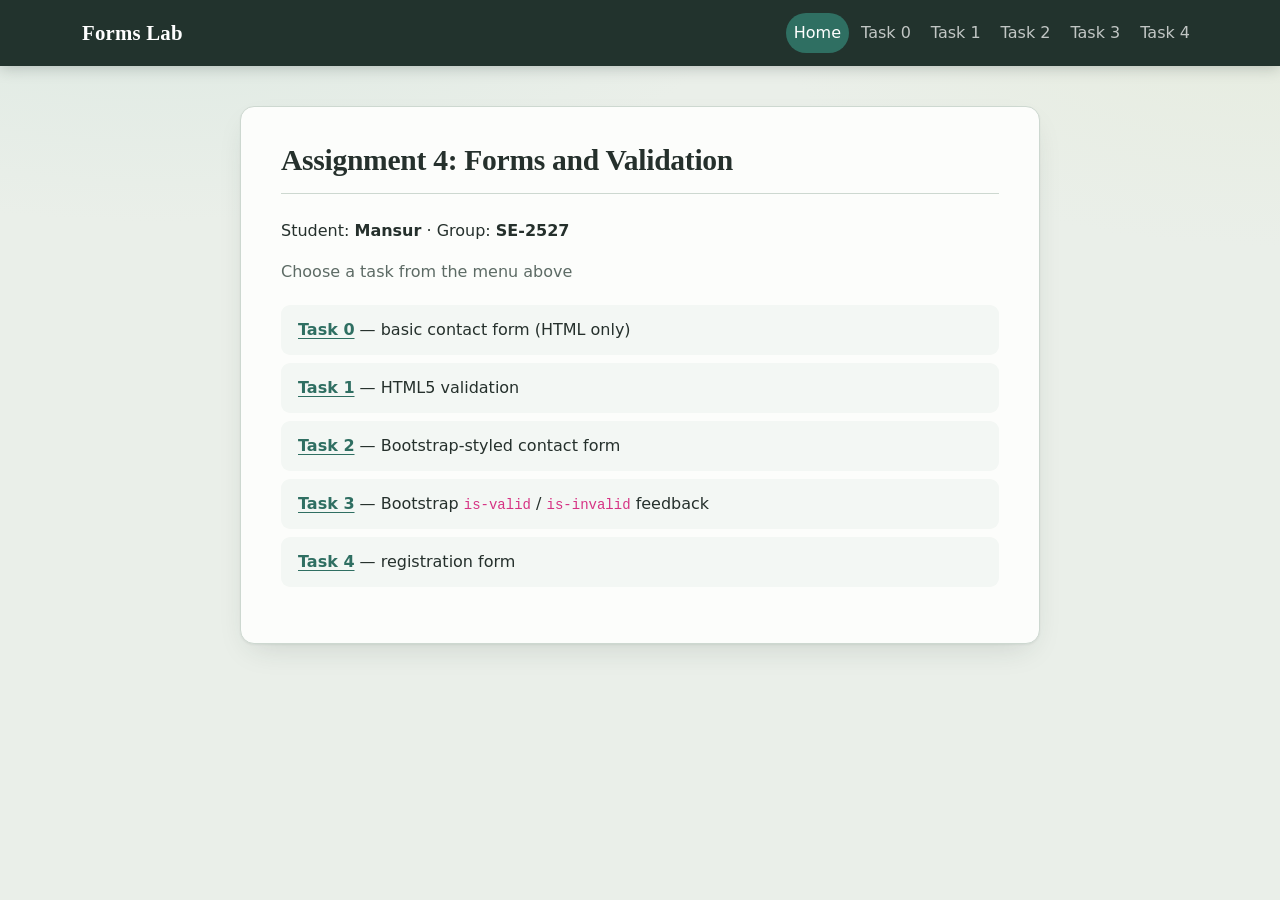
<file: index.html>
<!DOCTYPE html>
<html lang="en">
<head>
  <meta charset="UTF-8">
  <meta name="viewport" content="width=device-width, initial-scale=1">
  <title>Home | Forms Lab</title>
  <link href="https://cdn.jsdelivr.net/npm/bootstrap@5.3.3/dist/css/bootstrap.min.css" rel="stylesheet">
  <link href="css/style.css" rel="stylesheet">
</head>
<body>
  <nav class="navbar navbar-expand-md navbar-dark bg-dark">
    <div class="container">
      <a class="navbar-brand" href="index.html">Forms Lab</a>
      <button class="navbar-toggler" type="button" data-bs-toggle="collapse" data-bs-target="#menu" aria-controls="menu" aria-expanded="false" aria-label="Toggle navigation">
        <span class="navbar-toggler-icon"></span>
      </button>
      <div class="collapse navbar-collapse" id="menu">
        <ul class="navbar-nav ms-auto">
        <li class="nav-item"><a class="nav-link active" href="index.html" aria-current="page">Home</a></li>
        <li class="nav-item"><a class="nav-link" href="task0.html">Task 0</a></li>
        <li class="nav-item"><a class="nav-link" href="task1.html">Task 1</a></li>
        <li class="nav-item"><a class="nav-link" href="task2.html">Task 2</a></li>
        <li class="nav-item"><a class="nav-link" href="task3.html">Task 3</a></li>
        <li class="nav-item"><a class="nav-link" href="task4.html">Task 4</a></li>
      </ul>
      </div>
    </div>
  </nav>
  <main class="container py-4">
    <h1 class="h3 mb-3">Assignment 4: Forms and Validation</h1>
    <p>Student: <strong>Mansur</strong> &middot; Group: <strong>SE-2527</strong></p>
    <p class="text-muted">Choose a task from the menu above</p>
    <ul>
      <li><a href="task0.html">Task 0</a> — basic contact form (HTML only)</li>
      <li><a href="task1.html">Task 1</a> — HTML5 validation</li>
      <li><a href="task2.html">Task 2</a> — Bootstrap-styled contact form</li>
      <li><a href="task3.html">Task 3</a> — Bootstrap <code>is-valid</code> / <code>is-invalid</code> feedback</li>
      <li><a href="task4.html">Task 4</a> — registration form</li>
    </ul>
  </main>
  <script src="https://cdn.jsdelivr.net/npm/bootstrap@5.3.3/dist/js/bootstrap.bundle.min.js"></script>
</body>
</html>
</file>
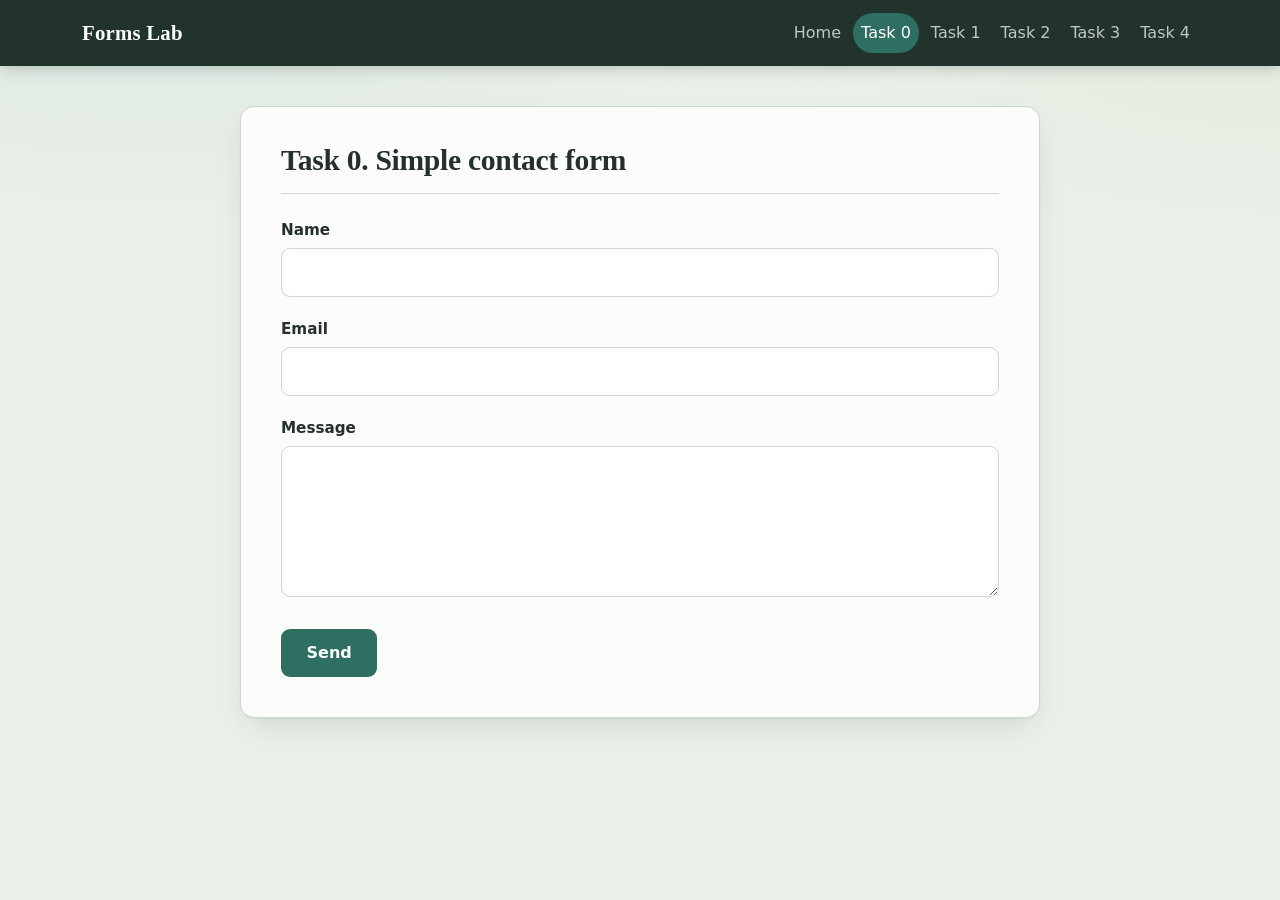
<file: task0.html>
<!DOCTYPE html>
<html lang="en">
<head>
  <meta charset="UTF-8">
  <meta name="viewport" content="width=device-width, initial-scale=1">
  <title>Task 0 | Forms Lab</title>
  <link href="https://cdn.jsdelivr.net/npm/bootstrap@5.3.3/dist/css/bootstrap.min.css" rel="stylesheet">
  <link href="css/style.css" rel="stylesheet">
</head>
<body>
  <nav class="navbar navbar-expand-md navbar-dark bg-dark">
    <div class="container">
      <a class="navbar-brand" href="index.html">Forms Lab</a>
      <button class="navbar-toggler" type="button" data-bs-toggle="collapse" data-bs-target="#menu" aria-controls="menu" aria-expanded="false" aria-label="Toggle navigation">
        <span class="navbar-toggler-icon"></span>
      </button>
      <div class="collapse navbar-collapse" id="menu">
        <ul class="navbar-nav ms-auto">
        <li class="nav-item"><a class="nav-link" href="index.html">Home</a></li>
        <li class="nav-item"><a class="nav-link active" href="task0.html" aria-current="page">Task 0</a></li>
        <li class="nav-item"><a class="nav-link" href="task1.html">Task 1</a></li>
        <li class="nav-item"><a class="nav-link" href="task2.html">Task 2</a></li>
        <li class="nav-item"><a class="nav-link" href="task3.html">Task 3</a></li>
        <li class="nav-item"><a class="nav-link" href="task4.html">Task 4</a></li>
      </ul>
      </div>
    </div>
  </nav>
  <main class="container py-4">
    <h1 class="h3 mb-3">Task 0. Simple contact form</h1>
    <form action="#" method="post">
      <div class="form-block">
        <label for="name">Name</label>
        <input type="text" id="name" name="name">
      </div>
      <div class="form-block">
        <label for="email">Email</label>
        <input type="email" id="email" name="email">
      </div>
      <div class="form-block">
        <label for="message">Message</label>
        <textarea id="message" name="message" rows="5"></textarea>
      </div>
      <button type="submit">Send</button>
    </form>
  </main>
  <script src="https://cdn.jsdelivr.net/npm/bootstrap@5.3.3/dist/js/bootstrap.bundle.min.js"></script>
</body>
</html>
</file>
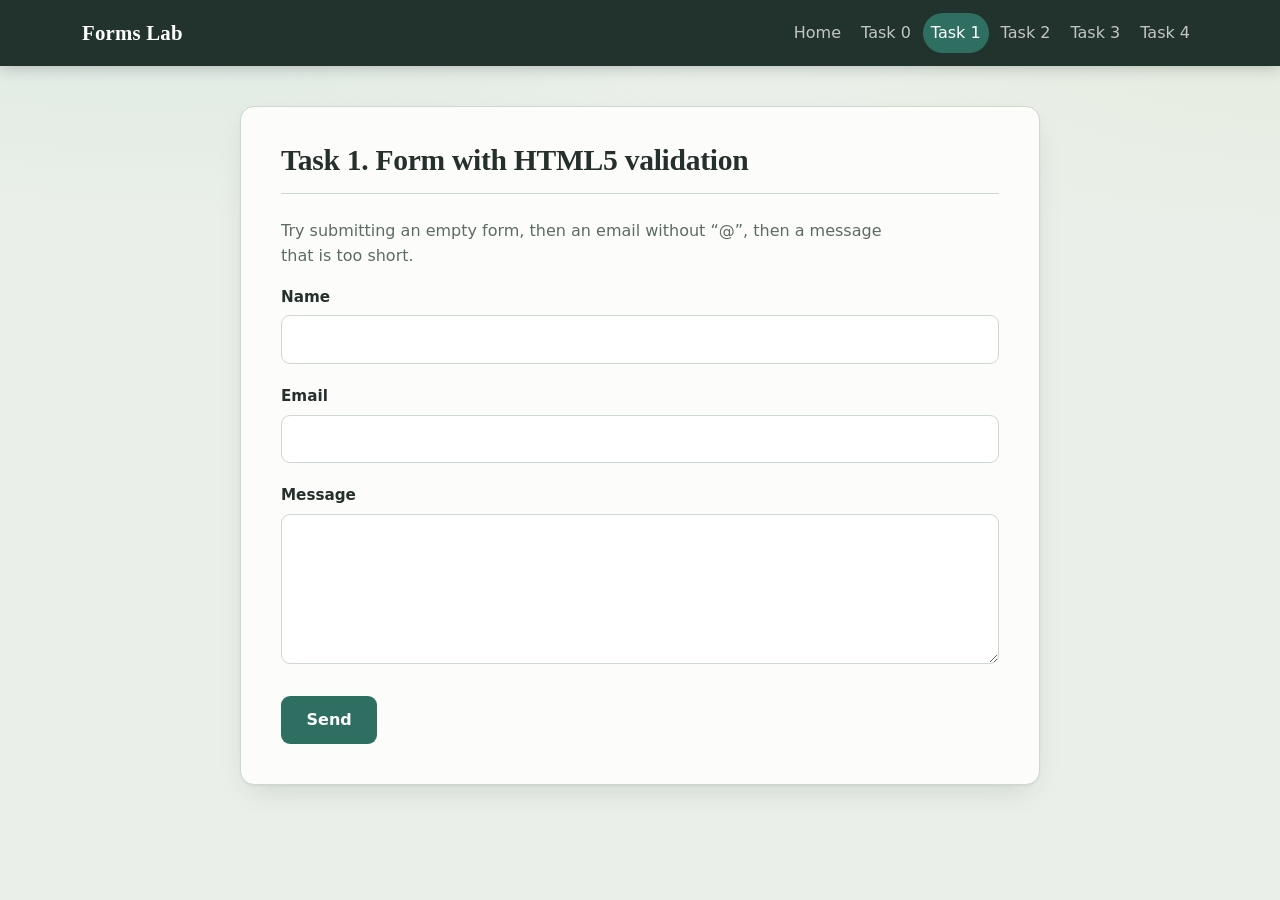
<file: task1.html>
<!DOCTYPE html>
<html lang="en">
<head>
  <meta charset="UTF-8">
  <meta name="viewport" content="width=device-width, initial-scale=1">
  <title>Task 1 | Forms Lab</title>
  <link href="https://cdn.jsdelivr.net/npm/bootstrap@5.3.3/dist/css/bootstrap.min.css" rel="stylesheet">
  <link href="css/style.css" rel="stylesheet">
</head>
<body>
  <nav class="navbar navbar-expand-md navbar-dark bg-dark">
    <div class="container">
      <a class="navbar-brand" href="index.html">Forms Lab</a>
      <button class="navbar-toggler" type="button" data-bs-toggle="collapse" data-bs-target="#menu" aria-controls="menu" aria-expanded="false" aria-label="Toggle navigation">
        <span class="navbar-toggler-icon"></span>
      </button>
      <div class="collapse navbar-collapse" id="menu">
        <ul class="navbar-nav ms-auto">
        <li class="nav-item"><a class="nav-link" href="index.html">Home</a></li>
        <li class="nav-item"><a class="nav-link" href="task0.html">Task 0</a></li>
        <li class="nav-item"><a class="nav-link active" href="task1.html" aria-current="page">Task 1</a></li>
        <li class="nav-item"><a class="nav-link" href="task2.html">Task 2</a></li>
        <li class="nav-item"><a class="nav-link" href="task3.html">Task 3</a></li>
        <li class="nav-item"><a class="nav-link" href="task4.html">Task 4</a></li>
      </ul>
      </div>
    </div>
  </nav>
  <main class="container py-4">
    <h1 class="h3 mb-3">Task 1. Form with HTML5 validation</h1>
    <p class="text-muted">Try submitting an empty form, then an email without “@”, then a message that is too short.</p>
    <form action="#" method="post">
      <div class="form-block">
        <label for="name">Name</label>
        <input type="text" id="name" name="name" required minlength="2" maxlength="50"
               pattern="[\p{L} ]+" title="Letters and spaces only">
      </div>
      <div class="form-block">
        <label for="email">Email</label>
        <input type="email" id="email" name="email" required maxlength="100">
      </div>
      <div class="form-block">
        <label for="message">Message</label>
        <textarea id="message" name="message" rows="5" required minlength="10" maxlength="500"></textarea>
      </div>
      <button type="submit">Send</button>
    </form>
  </main>
  <script src="https://cdn.jsdelivr.net/npm/bootstrap@5.3.3/dist/js/bootstrap.bundle.min.js"></script>
</body>
</html>
</file>
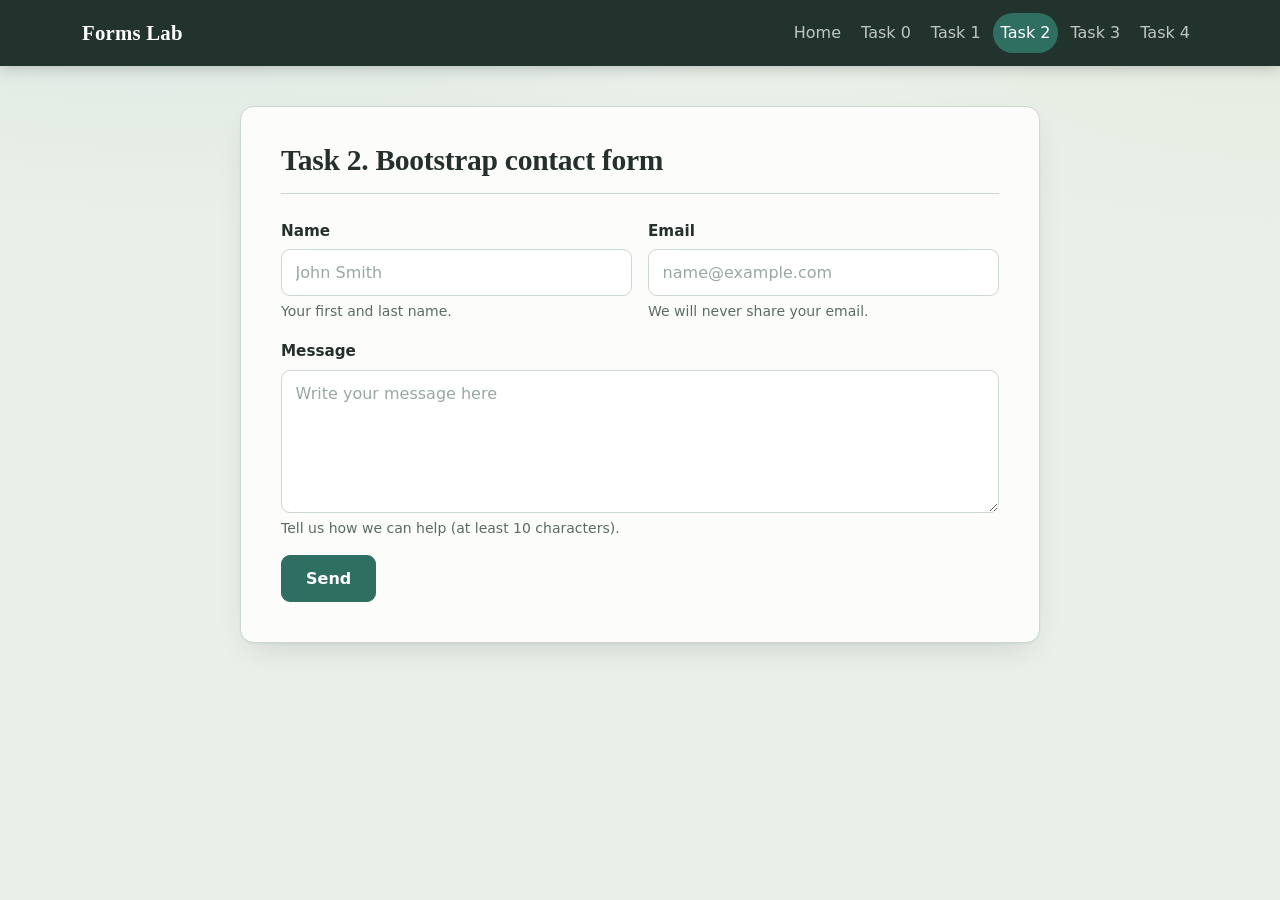
<file: task2.html>
<!DOCTYPE html>
<html lang="en">
<head>
  <meta charset="UTF-8">
  <meta name="viewport" content="width=device-width, initial-scale=1">
  <title>Task 2 | Forms Lab</title>
  <link href="https://cdn.jsdelivr.net/npm/bootstrap@5.3.3/dist/css/bootstrap.min.css" rel="stylesheet">
  <link href="css/style.css" rel="stylesheet">
</head>
<body>
  <nav class="navbar navbar-expand-md navbar-dark bg-dark">
    <div class="container">
      <a class="navbar-brand" href="index.html">Forms Lab</a>
      <button class="navbar-toggler" type="button" data-bs-toggle="collapse" data-bs-target="#menu" aria-controls="menu" aria-expanded="false" aria-label="Toggle navigation">
        <span class="navbar-toggler-icon"></span>
      </button>
      <div class="collapse navbar-collapse" id="menu">
        <ul class="navbar-nav ms-auto">
        <li class="nav-item"><a class="nav-link" href="index.html">Home</a></li>
        <li class="nav-item"><a class="nav-link" href="task0.html">Task 0</a></li>
        <li class="nav-item"><a class="nav-link" href="task1.html">Task 1</a></li>
        <li class="nav-item"><a class="nav-link active" href="task2.html" aria-current="page">Task 2</a></li>
        <li class="nav-item"><a class="nav-link" href="task3.html">Task 3</a></li>
        <li class="nav-item"><a class="nav-link" href="task4.html">Task 4</a></li>
      </ul>
      </div>
    </div>
  </nav>
  <main class="container py-4">
    <h1 class="h3 mb-3">Task 2. Bootstrap contact form</h1>
    <form action="#" method="post">
      <div class="row g-3">
        <div class="col-12 col-md-6">
          <label for="name" class="form-label">Name</label>
          <input type="text" class="form-control" id="name" name="name" placeholder="John Smith" aria-describedby="nameHelp">
          <div id="nameHelp" class="form-text">Your first and last name.</div>
        </div>
        <div class="col-12 col-md-6">
          <label for="email" class="form-label">Email</label>
          <input type="email" class="form-control" id="email" name="email" placeholder="name@example.com" aria-describedby="emailHelp">
          <div id="emailHelp" class="form-text">We will never share your email.</div>
        </div>
        <div class="col-12">
          <label for="message" class="form-label">Message</label>
          <textarea class="form-control" id="message" name="message" rows="5" placeholder="Write your message here" aria-describedby="messageHelp"></textarea>
          <div id="messageHelp" class="form-text">Tell us how we can help (at least 10 characters).</div>
        </div>
        <div class="col-12">
          <button type="submit" class="btn btn-primary">Send</button>
        </div>
      </div>
    </form>
  </main>
  <script src="https://cdn.jsdelivr.net/npm/bootstrap@5.3.3/dist/js/bootstrap.bundle.min.js"></script>
</body>
</html>
</file>
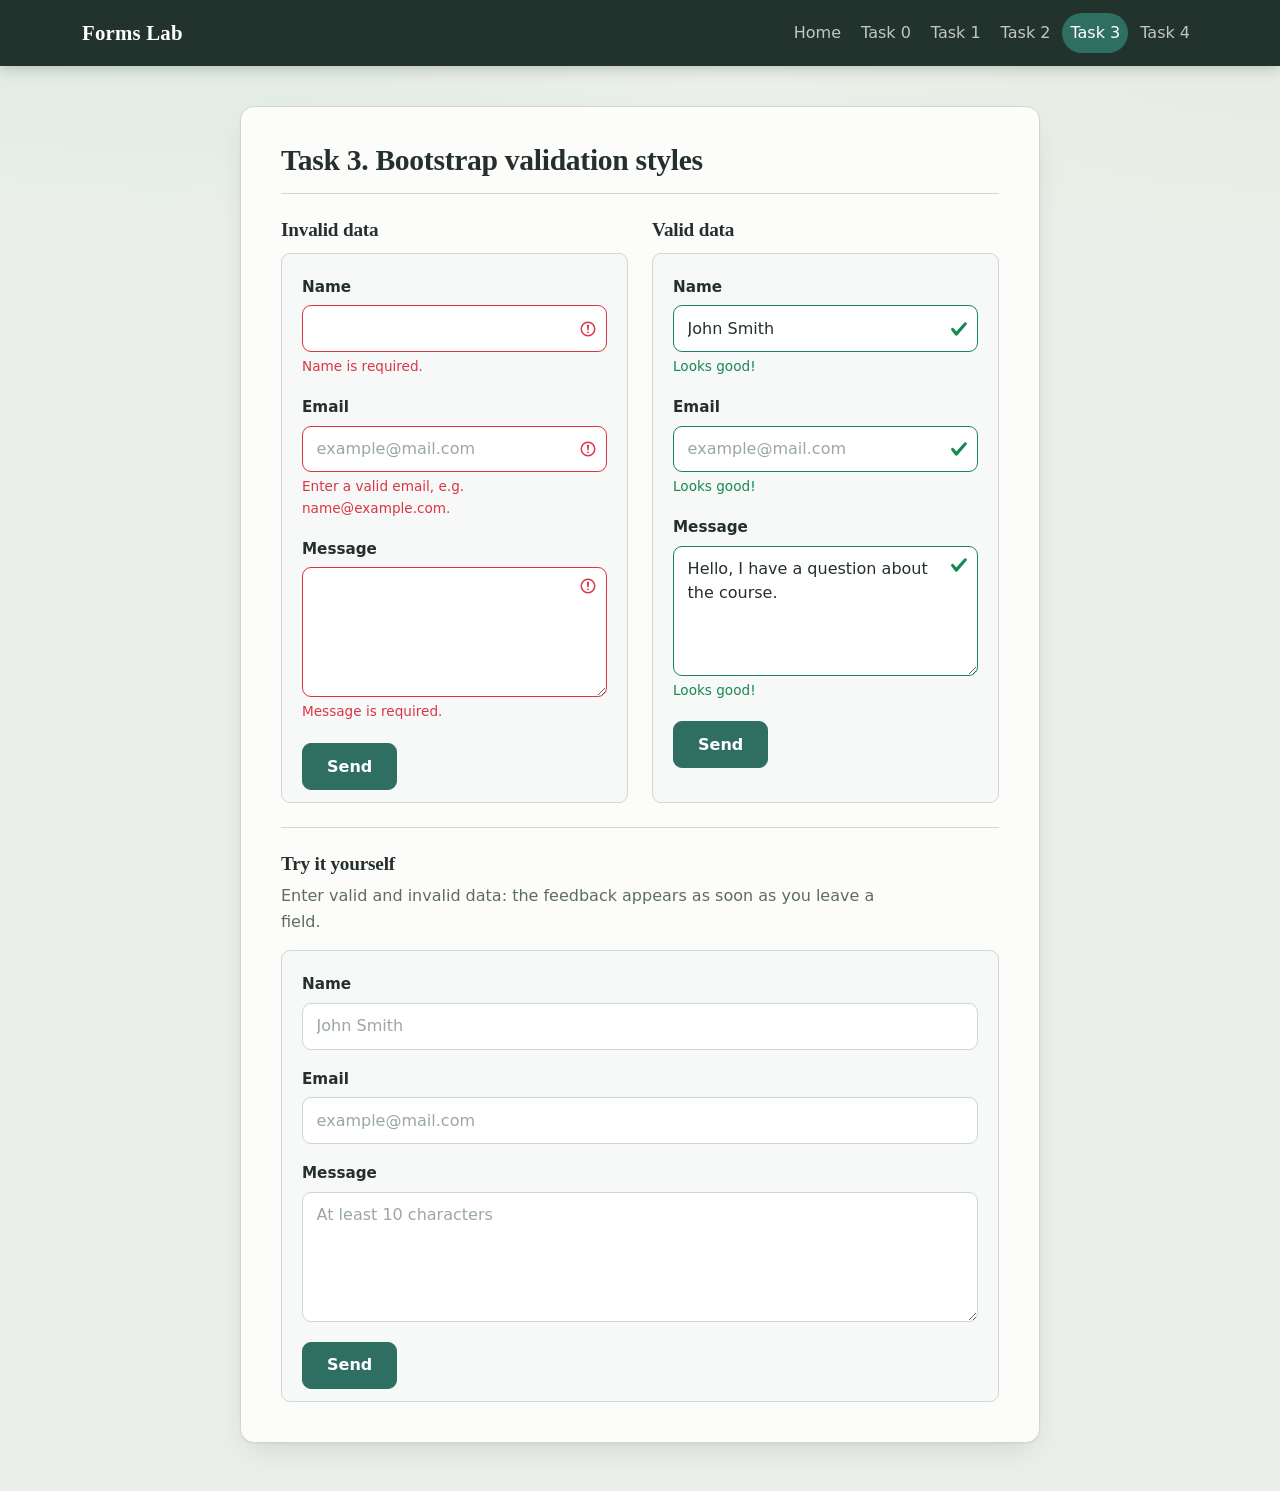
<file: task3.html>
<!DOCTYPE html>
<html lang="en">
<head>
  <meta charset="UTF-8">
  <meta name="viewport" content="width=device-width, initial-scale=1">
  <title>Task 3 | Forms Lab</title>
  <link href="https://cdn.jsdelivr.net/npm/bootstrap@5.3.3/dist/css/bootstrap.min.css" rel="stylesheet">
  <link href="css/style.css" rel="stylesheet">
</head>
<body>
  <nav class="navbar navbar-expand-md navbar-dark bg-dark">
    <div class="container">
      <a class="navbar-brand" href="index.html">Forms Lab</a>
      <button class="navbar-toggler" type="button" data-bs-toggle="collapse" data-bs-target="#menu" aria-controls="menu" aria-expanded="false" aria-label="Toggle navigation">
        <span class="navbar-toggler-icon"></span>
      </button>
      <div class="collapse navbar-collapse" id="menu">
        <ul class="navbar-nav ms-auto">
        <li class="nav-item"><a class="nav-link" href="index.html">Home</a></li>
        <li class="nav-item"><a class="nav-link" href="task0.html">Task 0</a></li>
        <li class="nav-item"><a class="nav-link" href="task1.html">Task 1</a></li>
        <li class="nav-item"><a class="nav-link" href="task2.html">Task 2</a></li>
        <li class="nav-item"><a class="nav-link active" href="task3.html" aria-current="page">Task 3</a></li>
        <li class="nav-item"><a class="nav-link" href="task4.html">Task 4</a></li>
      </ul>
      </div>
    </div>
  </nav>
  <main class="container py-4">
    <h1 class="h3 mb-4">Task 3. Bootstrap validation styles</h1>
    <div class="row g-4">
      <div class="col-12 col-md-6">
        <h2 class="h5">Invalid data</h2>
        <form action="#" method="post">
      <div class="mb-3">
        <label for="badName" class="form-label">Name</label>
        <input type="text" class="form-control is-invalid" id="badName" name="badName" value="" >
        <div class="invalid-feedback">Name is required.</div>
      </div>
      <div class="mb-3">
        <label for="badEmail" class="form-label">Email</label>
        <input type="email" class="form-control is-invalid" id="badEmail" name="badEmail" value="" placeholder="example@mail.com">
        <div class="invalid-feedback">Enter a valid email, e.g. name@example.com.</div>
      </div>
      <div class="mb-3">
        <label for="badMessage" class="form-label">Message</label>
        <textarea class="form-control is-invalid" id="badMessage" name="badMessage" rows="3" ></textarea>
        <div class="invalid-feedback">Message is required.</div>
      </div>
          <button type="submit" class="btn btn-primary">Send</button>
        </form>
      </div>
      <div class="col-12 col-md-6">
        <h2 class="h5">Valid data</h2>
        <form action="#" method="post">
      <div class="mb-3">
        <label for="goodName" class="form-label">Name</label>
        <input type="text" class="form-control is-valid" id="goodName" name="goodName" value="John Smith" >
        <div class="valid-feedback">Looks good!</div>
      </div>
      <div class="mb-3">
        <label for="goodEmail" class="form-label">Email</label>
        <input type="email" class="form-control is-valid" id="goodEmail" name="goodEmail" value="" placeholder="example@mail.com">
        <div class="valid-feedback">Looks good!</div>
      </div>
      <div class="mb-3">
        <label for="goodMessage" class="form-label">Message</label>
        <textarea class="form-control is-valid" id="goodMessage" name="goodMessage" rows="3" >Hello, I have a question about the course.</textarea>
        <div class="valid-feedback">Looks good!</div>
      </div>
          <button type="submit" class="btn btn-primary">Send</button>
        </form>
      </div>
    </div>
    <hr class="my-4">
    <h2 class="h5">Try it yourself</h2>
    <p class="text-muted">Enter valid and invalid data: the feedback appears as soon as you leave a field.</p>
    <form class="panel live-validation" action="#" method="post">
      <div class="mb-3">
        <label for="liveName" class="form-label">Name</label>
        <input type="text" class="form-control" id="liveName" name="liveName" placeholder="John Smith" required minlength="2">
        <div class="valid-feedback">Looks good!</div>
        <div class="invalid-feedback">Name is required (min 2 characters).</div>
      </div>
      <div class="mb-3">
        <label for="liveEmail" class="form-label">Email</label>
        <input type="email" class="form-control" id="liveEmail" name="liveEmail" placeholder="example@mail.com" required>
        <div class="valid-feedback">Looks good!</div>
        <div class="invalid-feedback">Enter a valid email, e.g. name@example.com.</div>
      </div>
      <div class="mb-3">
        <label for="liveMessage" class="form-label">Message</label>
        <textarea class="form-control" id="liveMessage" name="liveMessage" rows="3" placeholder="At least 10 characters" required minlength="10"></textarea>
        <div class="valid-feedback">Looks good!</div>
        <div class="invalid-feedback">Message is required (min 10 characters).</div>
      </div>
      <button type="submit" class="btn btn-primary">Send</button>
    </form>
  </main>
  <script src="https://cdn.jsdelivr.net/npm/bootstrap@5.3.3/dist/js/bootstrap.bundle.min.js"></script>
  </body>
</html>
</file>
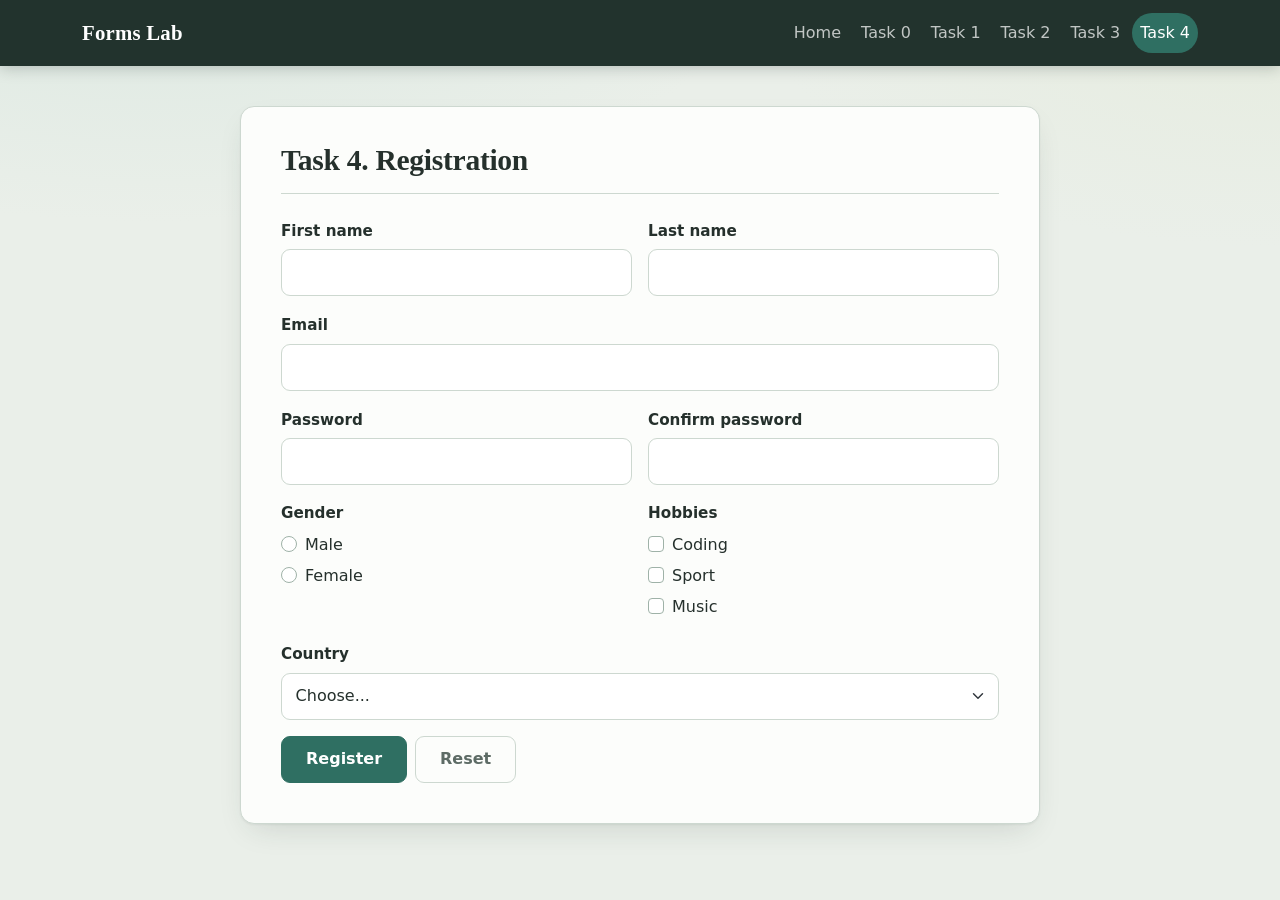
<file: task4.html>
<!DOCTYPE html>
<html lang="en">
<head>
  <meta charset="UTF-8">
  <meta name="viewport" content="width=device-width, initial-scale=1">
  <title>Task 4 | Forms Lab</title>
  <link href="https://cdn.jsdelivr.net/npm/bootstrap@5.3.3/dist/css/bootstrap.min.css" rel="stylesheet">
  <link href="css/style.css" rel="stylesheet">
</head>
<body>
  <nav class="navbar navbar-expand-md navbar-dark bg-dark">
    <div class="container">
      <a class="navbar-brand" href="index.html">Forms Lab</a>
      <button class="navbar-toggler" type="button" data-bs-toggle="collapse" data-bs-target="#menu" aria-controls="menu" aria-expanded="false" aria-label="Toggle navigation">
        <span class="navbar-toggler-icon"></span>
      </button>
      <div class="collapse navbar-collapse" id="menu">
        <ul class="navbar-nav ms-auto">
        <li class="nav-item"><a class="nav-link" href="index.html">Home</a></li>
        <li class="nav-item"><a class="nav-link" href="task0.html">Task 0</a></li>
        <li class="nav-item"><a class="nav-link" href="task1.html">Task 1</a></li>
        <li class="nav-item"><a class="nav-link" href="task2.html">Task 2</a></li>
        <li class="nav-item"><a class="nav-link" href="task3.html">Task 3</a></li>
        <li class="nav-item"><a class="nav-link active" href="task4.html" aria-current="page">Task 4</a></li>
      </ul>
      </div>
    </div>
  </nav>
  <main class="container py-4">
    <h1 class="h3 mb-3">Task 4. Registration</h1>
    <form class="live-validation" action="#" method="post">
      <div class="row g-3">
        <div class="col-12 col-md-6">
          <label for="firstName" class="form-label">First name</label>
          <input type="text" class="form-control" id="firstName" name="firstName" required minlength="2">
          <div class="valid-feedback">Looks good!</div>
          <div class="invalid-feedback">First name is required (min 2 letters).</div>
        </div>
        <div class="col-12 col-md-6">
          <label for="lastName" class="form-label">Last name</label>
          <input type="text" class="form-control" id="lastName" name="lastName" required minlength="2">
          <div class="valid-feedback">Looks good!</div>
          <div class="invalid-feedback">Last name is required (min 2 letters).</div>
        </div>
        <div class="col-12">
          <label for="email" class="form-label">Email</label>
          <input type="email" class="form-control" id="email" name="email" required>
          <div class="valid-feedback">Looks good!</div>
          <div class="invalid-feedback">Enter a valid email, e.g. name@example.com.</div>
        </div>
        <div class="col-12 col-md-6">
          <label for="password" class="form-label">Password</label>
          <input type="password" class="form-control" id="password" name="password" required minlength="8">
          <div class="valid-feedback">Looks good!</div>
          <div class="invalid-feedback">Password must be at least 8 characters.</div>
        </div>
        <div class="col-12 col-md-6">
          <label for="confirmPassword" class="form-label">Confirm password</label>
          <input type="password" class="form-control" id="confirmPassword" name="confirmPassword" required minlength="8">
          <div class="valid-feedback">Looks good!</div>
          <div class="invalid-feedback">Confirm your password (min 8 characters).</div>
        </div>
        <div class="col-12 col-md-6">
          <div class="form-label">Gender</div>
          <div class="form-check">
            <input class="form-check-input" type="radio" name="gender" id="male" value="male" required>
            <label class="form-check-label" for="male">Male</label>
          </div>
          <div class="form-check">
            <input class="form-check-input" type="radio" name="gender" id="female" value="female" required>
            <label class="form-check-label" for="female">Female</label>
            <div class="invalid-feedback">Please choose an option.</div>
          </div>
        </div>
        <div class="col-12 col-md-6">
          <div class="form-label">Hobbies</div>
          <div class="form-check">
            <input class="form-check-input" type="checkbox" name="hobbies" id="coding" value="coding">
            <label class="form-check-label" for="coding">Coding</label>
          </div>
          <div class="form-check">
            <input class="form-check-input" type="checkbox" name="hobbies" id="sport" value="sport">
            <label class="form-check-label" for="sport">Sport</label>
          </div>
          <div class="form-check">
            <input class="form-check-input" type="checkbox" name="hobbies" id="music" value="music">
            <label class="form-check-label" for="music">Music</label>
          </div>
        </div>
        <div class="col-12">
          <label for="country" class="form-label">Country</label>
          <select class="form-select" id="country" name="country" required>
            <option value="" selected disabled>Choose...</option>
            <option value="kz">Kazakhstan</option>
            <option value="ru">Russia</option>
            <option value="uz">Uzbekistan</option>
            <option value="other">Other</option>
          </select>
          <div class="valid-feedback">Looks good!</div>
          <div class="invalid-feedback">Please select a country.</div>
        </div>
        <div class="col-12 d-flex gap-2">
          <button type="submit" class="btn btn-primary">Register</button>
          <button type="reset" class="btn btn-outline-secondary">Reset</button>
        </div>
      </div>
    </form>
  </main>
  <script src="https://cdn.jsdelivr.net/npm/bootstrap@5.3.3/dist/js/bootstrap.bundle.min.js"></script>
  </body>
</html>
</file>
<file: css/style.css>
:root {
  --bg: #eaefe9;
  --paper: #fcfdfb;
  --ink: #25302c;
  --ink-soft: #5d6b65;
  --line: #cdd8d0;
  --accent: #2f6f62;
  --accent-dark: #245a4f;
  --accent-tint: #dcebe6;
  --valid: #198754;
  --invalid: #dc3545;
  --nav: #22332d;
  --radius: 14px;
  --radius-sm: 9px;
  --shadow: 0 1px 2px rgba(34, 51, 45, .06), 0 12px 32px -12px rgba(34, 51, 45, .18);
}


html { scroll-behavior: smooth; }

body {
  min-height: 100vh;
  background:
    radial-gradient(900px 420px at 12% -8%, #dbe8e1 0%, transparent 70%),
    radial-gradient(800px 380px at 100% 0%, #e6ecdf 0%, transparent 65%),
    var(--bg);
  background-attachment: fixed;
  font-family: system-ui, -apple-system, "Segoe UI", Roboto, sans-serif;
  font-size: 1rem;
  line-height: 1.6;
  color: var(--ink);
  -webkit-font-smoothing: antialiased;
}

h1, h2, h3, .h3, .h5 {
  font-family: "Iowan Old Style", "Palatino Linotype", Palatino, Georgia, serif;
  font-weight: 600;
  letter-spacing: -.01em;
  color: var(--ink);
}

h1, .h3 { font-size: 1.85rem; line-height: 1.2; }
h2, .h5 { font-size: 1.2rem; }

a { color: var(--accent); text-underline-offset: 3px; }
a:hover { color: var(--accent-dark); }

.text-muted { color: var(--ink-soft) !important; }


.navbar.bg-dark {
  background-color: var(--nav) !important;
  padding: .7rem 0;
  box-shadow: 0 2px 14px rgba(34, 51, 45, .25);
}

.navbar-brand {
  font-family: "Iowan Old Style", "Palatino Linotype", Palatino, Georgia, serif;
  font-size: 1.3rem;
  font-weight: 600;
  letter-spacing: .01em;
}

.navbar-nav { gap: .25rem; }

.navbar .nav-link {
  padding: .45rem .9rem;
  border-radius: 999px;
  color: rgba(255, 255, 255, .72);
  transition: background-color .15s, color .15s;
}

.navbar .nav-link:hover,
.navbar .nav-link:focus-visible { color: #fff; background: rgba(255, 255, 255, .08); }

.navbar .nav-link.active { color: #fff; background: var(--accent); }

@media (max-width: 767.98px) {
  .navbar-nav { padding: .75rem 0 .25rem; }
}


main.container {
  max-width: 800px;
  background: var(--paper);
  border: 1px solid var(--line);
  border-radius: var(--radius);
  box-shadow: var(--shadow);
  margin-top: 2.5rem;
  margin-bottom: 3rem;
  padding: 2.25rem 2.5rem 2.5rem !important;
}

@media (max-width: 575.98px) {
  main.container {
    margin: 1rem .75rem 2rem;
    width: auto;
    padding: 1.5rem 1.25rem 1.75rem !important;
  }
  h1, .h3 { font-size: 1.55rem; }
}

main h1, main .h3.mb-3, main .h3.mb-4 {
  padding-bottom: .9rem;
  margin-bottom: 1.5rem !important;
  border-bottom: 1px solid var(--line);
}

main p { max-width: 62ch; }


main ul:not(.navbar-nav) { padding-left: 0; list-style: none; margin-top: 1.25rem; }

main ul:not(.navbar-nav) li {
  padding: .7rem 1rem;
  margin-bottom: .5rem;
  background: #f3f7f4;
  border: 1px solid transparent;
  border-radius: var(--radius-sm);
  transition: border-color .15s, background-color .15s;
}

main ul:not(.navbar-nav) li:hover { background: var(--accent-tint); border-color: #b9d3ca; }
main ul:not(.navbar-nav) li a { font-weight: 600; }


.form-block { margin-bottom: 1.25rem; }

.form-block label {
  display: block;
  margin-bottom: .4rem;
  font-weight: 600;
  font-size: .95rem;
}

.form-block input,
.form-block textarea {
  width: 100%;
  padding: .65rem .85rem;
  background: #fff;
  border: 1px solid var(--line);
  border-radius: var(--radius-sm);
  font: inherit;
  color: var(--ink);
  box-sizing: border-box;
  transition: border-color .15s, box-shadow .15s;
}

.form-block textarea { resize: vertical; min-height: 130px; }

.form-block input:focus,
.form-block textarea:focus {
  outline: none;
  border-color: var(--accent);
  box-shadow: 0 0 0 4px rgba(47, 111, 98, .16);
}


.form-block input:user-invalid,
.form-block textarea:user-invalid {
  border-color: #c4564a;
  box-shadow: 0 0 0 4px rgba(196, 86, 74, .12);
}

button[type="submit"]:not(.btn) {
  background: var(--accent);
  color: #fff;
  border: 0;
  padding: .7rem 1.6rem;
  border-radius: var(--radius-sm);
  font: inherit;
  font-weight: 600;
  cursor: pointer;
  transition: background-color .15s, transform .1s;
}

button[type="submit"]:not(.btn):hover { background: var(--accent-dark); }
button[type="submit"]:not(.btn):active { transform: translateY(1px); }
button[type="submit"]:not(.btn):focus-visible { outline: 3px solid rgba(47, 111, 98, .35); outline-offset: 2px; }


.form-label { font-weight: 600; font-size: .95rem; margin-bottom: .4rem; }

.form-control,
.form-select {
  padding: .65rem .85rem;
  border-color: var(--line);
  border-radius: var(--radius-sm);
  background-color: #fff;
  color: var(--ink);
}

.form-control::placeholder { color: #9aa8a1; }

.form-control:focus,
.form-select:focus {
  border-color: var(--accent);
  box-shadow: 0 0 0 4px rgba(47, 111, 98, .16);
}


.form-control.is-invalid:focus,
.was-validated .form-control:invalid:focus,
.was-validated .form-select:invalid:focus { box-shadow: 0 0 0 4px rgba(220, 53, 69, .15); }

.form-control.is-valid:focus,
.was-validated .form-control:valid:focus,
.was-validated .form-select:valid:focus { box-shadow: 0 0 0 4px rgba(25, 135, 84, .15); }

.form-text { color: var(--ink-soft); }
.invalid-feedback, .valid-feedback { font-size: .85rem; }

textarea.form-control { min-height: 130px; resize: vertical; }

.form-check { margin-bottom: .35rem; }

.form-check-input { border-color: #9fb2a8; cursor: pointer; }

.form-check-input:checked {
  background-color: var(--accent);
  border-color: var(--accent);
}

.form-check-input:focus {
  border-color: var(--accent);
  box-shadow: 0 0 0 4px rgba(47, 111, 98, .16);
}

.form-check-label { cursor: pointer; }


.btn { border-radius: var(--radius-sm); font-weight: 600; padding: .65rem 1.5rem; }

.btn-primary {
  --bs-btn-bg: var(--accent);
  --bs-btn-border-color: var(--accent);
  --bs-btn-hover-bg: var(--accent-dark);
  --bs-btn-hover-border-color: var(--accent-dark);
  --bs-btn-active-bg: #1e4c43;
  --bs-btn-active-border-color: #1e4c43;
  --bs-btn-focus-shadow-rgb: 47, 111, 98;
  --bs-btn-disabled-bg: var(--accent);
  --bs-btn-disabled-border-color: var(--accent);
}

.btn-outline-secondary {
  --bs-btn-color: var(--ink-soft);
  --bs-btn-border-color: var(--line);
  --bs-btn-hover-bg: #eef3ef;
  --bs-btn-hover-color: var(--ink);
  --bs-btn-hover-border-color: #b9c6bd;
  --bs-btn-active-bg: #e2eae4;
  --bs-btn-active-color: var(--ink);
  --bs-btn-active-border-color: #b9c6bd;
}


.row.g-4 > .col-md-6 { display: flex; flex-direction: column; }

.row.g-4 > .col-md-6 > form,
.panel {
  flex: 1;
  padding: 1.25rem 1.25rem .75rem;
  background: #f6f9f7;
  border: 1px solid var(--line);
  border-radius: var(--radius-sm);
}

.row.g-4 > .col-md-6 > h2 { margin-bottom: .75rem; }


form > .btn, form button[type="submit"]:not(.btn) { margin-top: .25rem; }


a:focus-visible,
.navbar-toggler:focus-visible { outline: 3px solid rgba(47, 111, 98, .45); outline-offset: 2px; }

.navbar-toggler:focus { box-shadow: 0 0 0 .2rem rgba(255, 255, 255, .25); }

@media (prefers-reduced-motion: reduce) {
  * { transition: none !important; scroll-behavior: auto !important; }
}


.live-validation .form-control:user-invalid,
.live-validation .form-select:user-invalid { border-color: var(--invalid); }
.live-validation .form-control:user-valid,
.live-validation .form-select:user-valid { border-color: var(--valid); }
.live-validation .form-check-input:user-invalid { border-color: var(--invalid); }
.live-validation .form-check-input:user-invalid ~ .form-check-label { color: var(--invalid); }

.live-validation :user-invalid ~ .invalid-feedback { display: block; }
.live-validation :user-valid ~ .valid-feedback { display: block; }

hr { border-color: var(--line); opacity: 1; }
</file>
